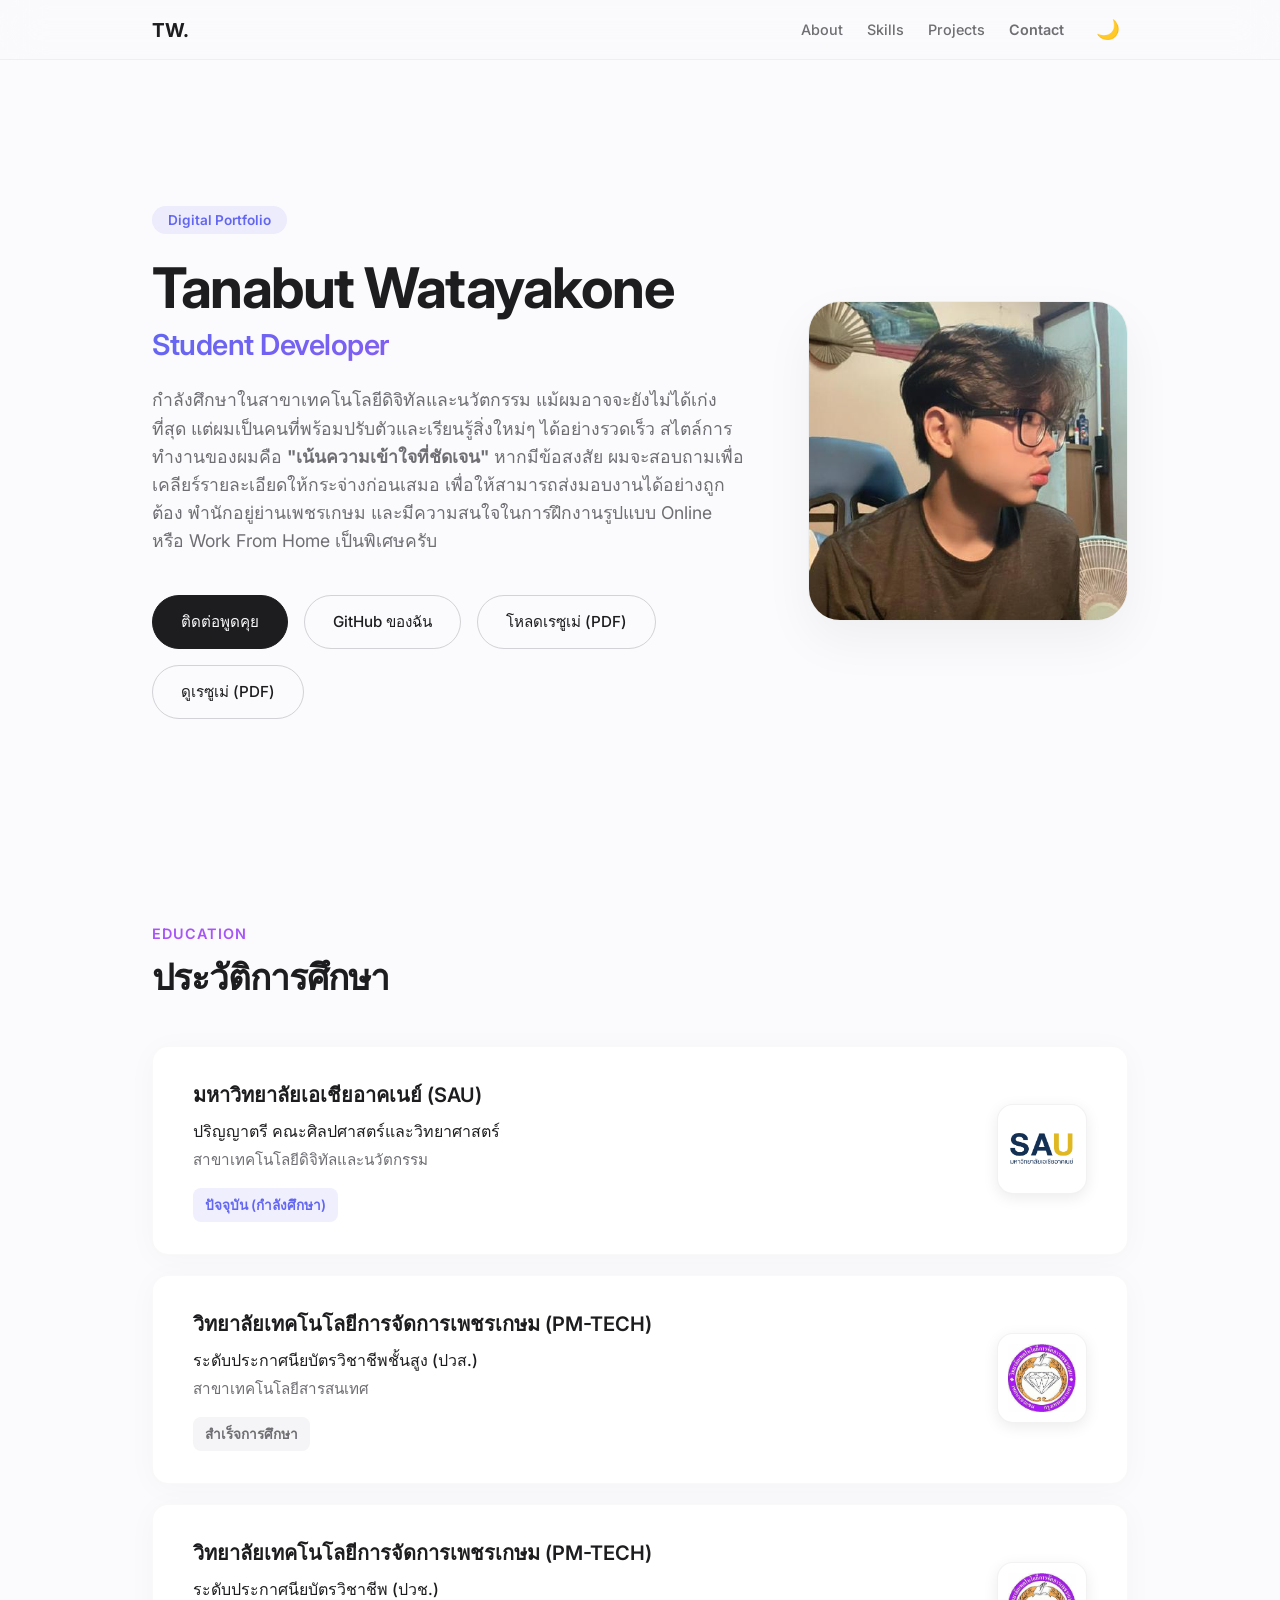
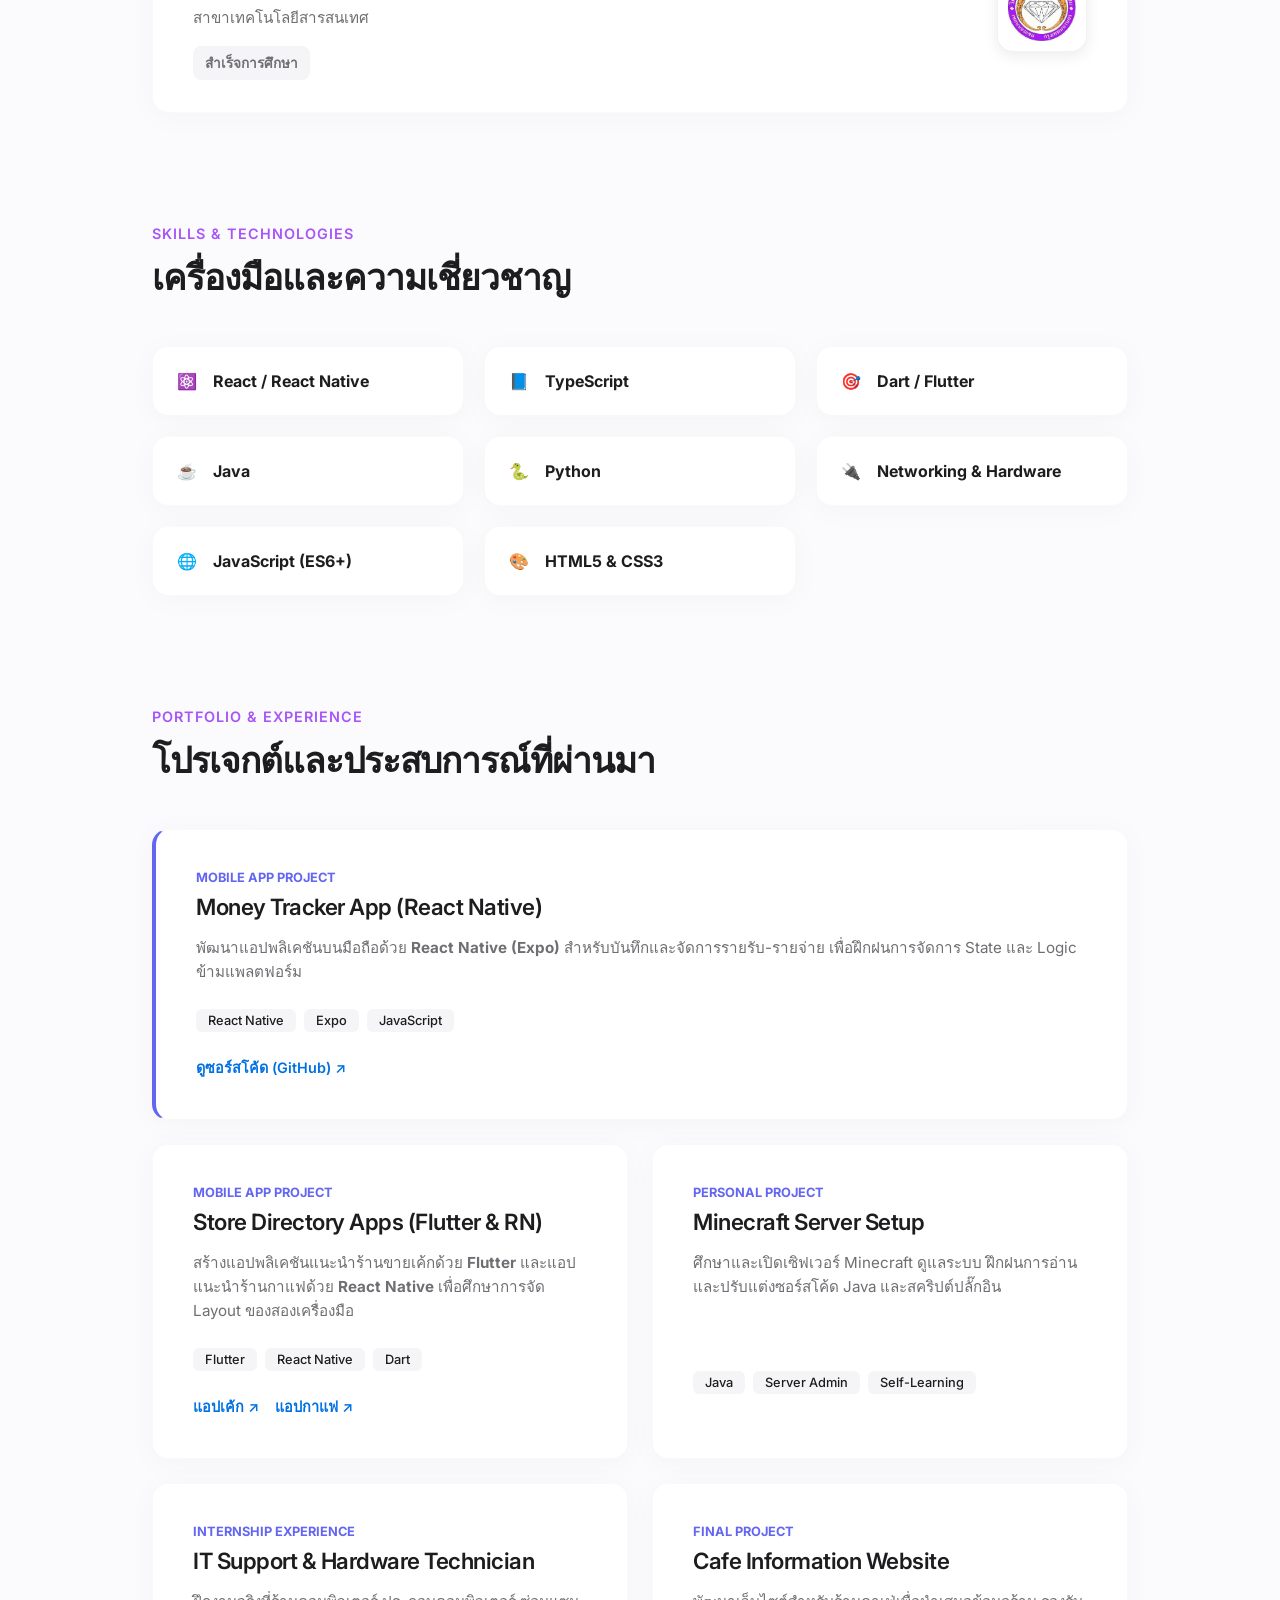
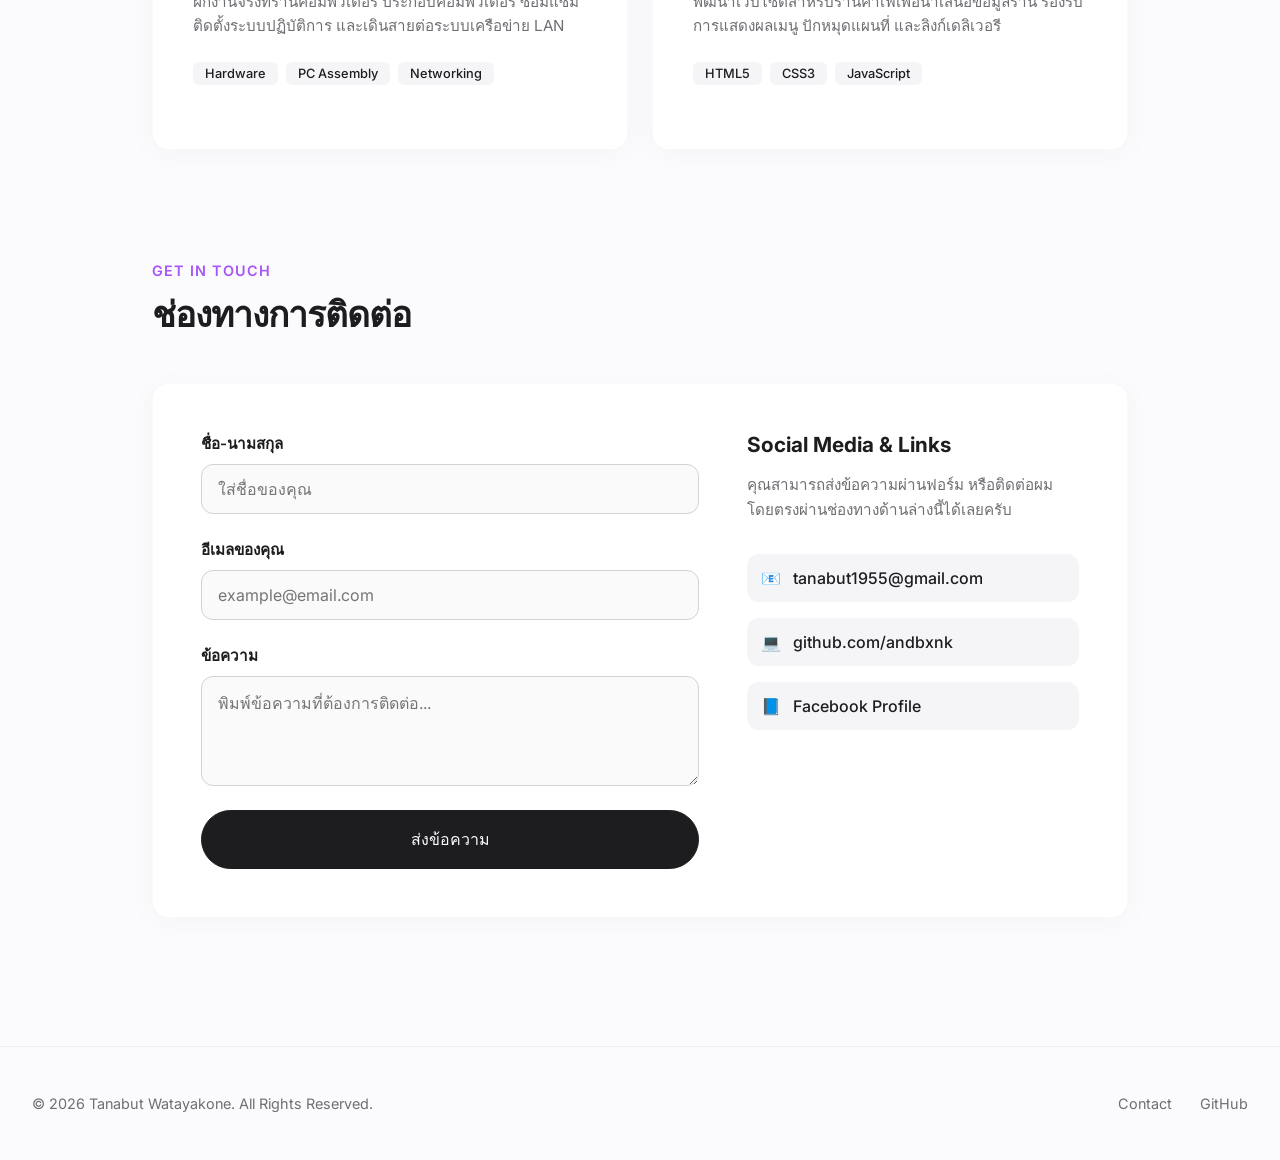
<file: index.html>
<!doctype html>
<html lang="th" data-theme="light">
  <head>
    <meta charset="UTF-8" />
    <meta name="viewport" content="width=device-width, initial-scale=1.0" />
    <link rel="icon" href="data:image/svg+xml,<svg xmlns=%22http://www.w3.org/2000/svg%22 viewBox=%220 0 100 100%22><text y=%22.9em%22 font-size=%2290%22>👨‍💻</text></svg>" />

    <meta property="og:type" content="website" />
    <meta property="og:title" content="Tanabut Watayakone | Portfolio & Resume" />
    <meta property="og:description" content="นักศึกษาสาขาเทคโนโลยีดิจิทัลและนวัตกรรม มีทักษะความรู้ด้านการพัฒนา Mobile Application และโครงสร้างพื้นฐานไอที พร้อมเปิดรับโอกาสฝึกงาน" />
    <meta property="og:url" content="https://andbxnk.github.io/" />
    <meta property="og:image" content="https://andbxnk.github.io/profile.jpg" />
    <title>Tanabut Watayakone | Portfolio</title>
    <link rel="stylesheet" href="style.css" />
    <link href="https://fonts.googleapis.com/css2?family=Inter:wght@300;400;500;600;700&display=swap" rel="stylesheet" />
  </head>
  <body>
    <nav class="navbar">
      <div class="nav-container">
        <a href="#" class="nav-logo">TW.</a>
        <div class="nav-links">
          <a href="#about" class="nav-link">About</a>
          <a href="#skills" class="nav-link">Skills</a>
          <a href="#projects" class="nav-link">Projects</a>
          <a href="#contact" class="nav-link nav-cta">Contact</a>
          <button id="theme-toggle" aria-label="Toggle Dark Mode">🌙</button>
        </div>
      </div>
    </nav>

    <main class="container">
      <section class="hero animate-on-scroll">
        <div class="hero-container">
          <div class="hero-content">
            <span class="badge">Digital Portfolio</span>
            <h1 class="hero-name">Tanabut Watayakone</h1>
            <h2 class="hero-title"></h2>
            <p class="hero-bio">
              กำลังศึกษาในสาขาเทคโนโลยีดิจิทัลและนวัตกรรม แม้ผมอาจจะยังไม่ได้เก่งที่สุด แต่ผมเป็นคนที่พร้อมปรับตัวและเรียนรู้สิ่งใหม่ๆ ได้อย่างรวดเร็ว สไตล์การทำงานของผมคือ
              <strong>"เน้นความเข้าใจที่ชัดเจน"</strong> หากมีข้อสงสัย ผมจะสอบถามเพื่อเคลียร์รายละเอียดให้กระจ่างก่อนเสมอ เพื่อให้สามารถส่งมอบงานได้อย่างถูกต้อง พำนักอยู่ย่านเพชรเกษม และมีความสนใจในการฝึกงานรูปแบบ Online หรือ Work From Home เป็นพิเศษครับ
            </p>
            <div class="hero-actions">
              <a href="#contact" class="btn btn-primary">ติดต่อพูดคุย</a>
              <a href="https://github.com/andbxnk" target="_blank" class="btn btn-secondary">GitHub ของฉัน</a>
              <a href="tanabut.pdf" download class="btn btn-secondary">โหลดเรซูเม่ (PDF)</a>
              <a href="https://docs.google.com/viewer?url=https://andbxnk.github.io/tanabut.pdf" target="_blank" class="btn btn-secondary">ดูเรซูเม่ (PDF)</a>
            </div>
          </div>
          <div class="hero-image">
            <img src="profile.jpg" alt="Tanabut Watayakone" />
          </div>
        </div>
      </section>

      <section id="about" class="section animate-on-scroll">
        <h3 class="section-tag">Education</h3>
        <h2 class="section-title">ประวัติการศึกษา</h2>
        <div class="education-timeline">
          
          <div class="education-card">
            <div class="edu-content">
              <div class="edu-left">
                <h4>มหาวิทยาลัยเอเชียอาคเนย์ (SAU)</h4>
                <p class="edu-degree">ปริญญาตรี คณะศิลปศาสตร์และวิทยาศาสตร์</p>
                <p class="edu-major">สาขาเทคโนโลยีดิจิทัลและนวัตกรรม</p>
                <span class="edu-date status-current">ปัจจุบัน (กำลังศึกษา)</span>
              </div>
              <div class="edu-right">
                <img src="SAU.png" alt="SAU Logo" class="edu-logo">
              </div>
            </div>
          </div>

          <div class="education-card">
            <div class="edu-content">
              <div class="edu-left">
                <h4>วิทยาลัยเทคโนโลยีการจัดการเพชรเกษม (PM-TECH)</h4>
                <p class="edu-degree">ระดับประกาศนียบัตรวิชาชีพชั้นสูง (ปวส.)</p>
                <p class="edu-major">สาขาเทคโนโลยีสารสนเทศ</p>
                <span class="edu-date">สำเร็จการศึกษา</span>
              </div>
              <div class="edu-right">
                <img src="pm-tech.jpg" alt="PM-TECH Logo" class="edu-logo">
              </div>
            </div>
          </div>

          <div class="education-card">
            <div class="edu-content">
              <div class="edu-left">
                <h4>วิทยาลัยเทคโนโลยีการจัดการเพชรเกษม (PM-TECH)</h4>
                <p class="edu-degree">ระดับประกาศนียบัตรวิชาชีพ (ปวช.)</p>
                <p class="edu-major">สาขาเทคโนโลยีสารสนเทศ</p>
                <span class="edu-date">สำเร็จการศึกษา</span>
              </div>
              <div class="edu-right">
                <img src="pm-tech.jpg" alt="PM-TECH Logo" class="edu-logo">
              </div>
            </div>
          </div>

        </div>
      </section>

      <section id="skills" class="section animate-on-scroll">
        <h3 class="section-tag">Skills & Technologies</h3>
        <h2 class="section-title">เครื่องมือและความเชี่ยวชาญ</h2>
        <div class="skills-grid">
          <div class="skill-card"><span class="skill-icon">⚛️</span><h4>React / React Native</h4></div>
          <div class="skill-card"><span class="skill-icon">📘</span><h4>TypeScript</h4></div>
          <div class="skill-card"><span class="skill-icon">🎯</span><h4>Dart / Flutter</h4></div>
          <div class="skill-card"><span class="skill-icon">☕</span><h4>Java</h4></div>
          <div class="skill-card"><span class="skill-icon">🐍</span><h4>Python</h4></div>
          <div class="skill-card"><span class="skill-icon">🔌</span><h4>Networking & Hardware</h4></div>
          <div class="skill-card"><span class="skill-icon">🌐</span><h4>JavaScript (ES6+)</h4></div>
          <div class="skill-card"><span class="skill-icon">🎨</span><h4>HTML5 & CSS3</h4></div>
        </div>
      </section>

      <section id="projects" class="section animate-on-scroll">
        <h3 class="section-tag">Portfolio & Experience</h3>
        <h2 class="section-title">โปรเจกต์และประสบการณ์ที่ผ่านมา</h2>
        <div class="projects-grid">
          <div class="project-card featured-card">
            <div class="project-status">Mobile App Project</div>
            <h3>Money Tracker App (React Native)</h3>
            <p class="project-desc">พัฒนาแอปพลิเคชันบนมือถือด้วย <strong>React Native (Expo)</strong> สำหรับบันทึกและจัดการรายรับ-รายจ่าย เพื่อฝึกฝนการจัดการ State และ Logic ข้ามแพลตฟอร์ม</p>
            <div class="project-tags"><span>React Native</span><span>Expo</span><span>JavaScript</span></div>
            <div class="project-links"><a href="https://github.com/andbxnk/rn-money-tracker-app" target="_blank" class="btn-link">ดูซอร์สโค้ด (GitHub) ↗</a></div>
          </div>
          <div class="project-card">
            <div class="project-status">Mobile App Project</div>
            <h3>Store Directory Apps (Flutter & RN)</h3>
            <p class="project-desc">สร้างแอปพลิเคชันแนะนำร้านขายเค้กด้วย <strong>Flutter</strong> และแอปแนะนำร้านกาแฟด้วย <strong>React Native</strong> เพื่อศึกษาการจัด Layout ของสองเครื่องมือ</p>
            <div class="project-tags"><span>Flutter</span><span>React Native</span><span>Dart</span></div>
            <div class="project-links">
              <a href="https://github.com/andbxnk/flutter_cake_shop_app" target="_blank" class="btn-link">แอปเค้ก ↗</a>
              <a href="https://github.com/andbxnk/rn-top-bkk-coffee-app-master-main" target="_blank" class="btn-link">แอปกาแฟ ↗</a>
            </div>
          </div>
          <div class="project-card">
            <div class="project-status">Personal Project</div>
            <h3>Minecraft Server Setup</h3>
            <p class="project-desc">ศึกษาและเปิดเซิฟเวอร์ Minecraft ดูแลระบบ ฝึกฝนการอ่านและปรับแต่งซอร์สโค้ด Java และสคริปต์ปลั๊กอิน</p>
            <div class="project-tags"><span>Java</span><span>Server Admin</span><span>Self-Learning</span></div>
          </div>
          <div class="project-card">
            <div class="project-status">Internship Experience</div>
            <h3>IT Support & Hardware Technician</h3>
            <p class="project-desc">ฝึกงานจริงที่ร้านคอมพิวเตอร์ ประกอบคอมพิวเตอร์ ซ่อมแซม ติดตั้งระบบปฏิบัติการ และเดินสายต่อระบบเครือข่าย LAN</p>
            <div class="project-tags"><span>Hardware</span><span>PC Assembly</span><span>Networking</span></div>
          </div>
          <div class="project-card">
            <div class="project-status">Final Project</div>
            <h3>Cafe Information Website</h3>
            <p class="project-desc">พัฒนาเว็บไซต์สำหรับร้านคาเฟ่เพื่อนำเสนอข้อมูลร้าน รองรับการแสดงผลเมนู ปักหมุดแผนที่ และลิงก์เดลิเวอรี</p>
            <div class="project-tags"><span>HTML5</span><span>CSS3</span><span>JavaScript</span></div>
          </div>
        </div>
      </section>

      <section id="contact" class="section animate-on-scroll">
        <h3 class="section-tag">Get In Touch</h3>
        <h2 class="section-title">ช่องทางการติดต่อ</h2>
        <div class="contact-container">
          
          <form id="contactForm" class="contact-form" action="https://formspree.io/f/xpqeqkkn" method="POST">
            <div class="form-group">
              <label for="name">ชื่อ-นามสกุล</label>
              <input type="text" id="name" name="name" required placeholder="ใส่ชื่อของคุณ">
            </div>
            <div class="form-group">
              <label for="email">อีเมลของคุณ</label>
              <input type="email" id="email" name="email" required placeholder="example@email.com">
            </div>
            <div class="form-group">
              <label for="message">ข้อความ</label>
              <textarea id="message" name="message" rows="4" required placeholder="พิมพ์ข้อความที่ต้องการติดต่อ..."></textarea>
            </div>
            <button type="submit" id="submitBtn" class="btn btn-primary btn-submit">ส่งข้อความ</button>
          </form>

          <div class="contact-info">
            <h3>Social Media & Links</h3>
            <p>คุณสามารถส่งข้อความผ่านฟอร์ม หรือติดต่อผมโดยตรงผ่านช่องทางด้านล่างนี้ได้เลยครับ</p>
            <div class="social-links">
              <a href="mailto:tanabut1955@gmail.com" class="social-item">
                <span class="icon">📧</span> tanabut1955@gmail.com
              </a>
              <a href="https://github.com/andbxnk" target="_blank" class="social-item">
                <span class="icon">💻</span> github.com/andbxnk
              </a>
              <a href="https://www.facebook.com/txnxbxt.bxnk" target="_blank" class="social-item">
                <span class="icon">📘</span> Facebook Profile
              </a>
            </div>
          </div>
        </div>
      </section>
    </main>

    <footer class="footer">
      <p>© 2026 Tanabut Watayakone. All Rights Reserved.</p>
      <div class="footer-links">
        <a href="#contact">Contact</a>
        <a href="https://github.com/andbxnk" target="_blank">GitHub</a>
      </div>
    </footer>

    <div id="toast" class="toast">ส่งข้อความสำเร็จ!</div>

    <script src="script.js"></script>
  </body>
</html>
</file>
<file: style.css>
/* ================= Design System (Apple + Stripe) ================= */
:root {
    --bg-color: #fbfbfd;           
    --card-bg: #ffffff;
    --text-main: #1d1d1f;          
    --text-muted: #6e6e73;         
    --accent-color: #0071e3;       
    --gradient-stripe: linear-gradient(135deg, #6366f1 0%, #a855f7 100%); 
    --border-radius-apple: 16px;    
    --shadow-subtle: 0 4px 30px rgba(0, 0, 0, 0.03);
    --shadow-hover: 0 20px 40px rgba(0, 0, 0, 0.08); 
    --input-bg: #fafafa;
    --input-border: #d2d2d7;
    --social-bg: #f5f5f7;
    --nav-bg: rgba(251, 251, 253, 0.8);
}

/* ================= Dark Mode Theme ================= */
[data-theme="dark"] {
    --bg-color: #121212;           
    --card-bg: #1e1e1e;
    --text-main: #f5f5f7;          
    --text-muted: #a1a1a6;         
    --accent-color: #2997ff;       
    --shadow-subtle: 0 4px 30px rgba(0, 0, 0, 0.3);
    --shadow-hover: 0 20px 40px rgba(0, 0, 0, 0.5); 
    --input-bg: #2c2c2e;
    --input-border: #3a3a3c;
    --social-bg: #2c2c2e;
    --nav-bg: rgba(18, 18, 18, 0.8);
}

/* ================= Base Reset ================= */
* {
    margin: 0;
    padding: 0;
    box-sizing: border-box;
    scroll-behavior: smooth;
}

body {
    font-family: 'Inter', -apple-system, BlinkMacSystemFont, sans-serif;
    background-color: var(--bg-color);
    color: var(--text-main);
    -webkit-font-smoothing: antialiased;
    padding-top: 80px; 
    transition: background-color 0.3s ease, color 0.3s ease;
}

.container {
    width: 100%;
    max-width: 1040px;
    margin: 0 auto;
    padding: 0 2rem;
}

/* ================= Navigation Bar ================= */
.navbar {
    position: fixed;
    top: 0;
    left: 0;
    width: 100%;
    height: 60px;
    background: var(--nav-bg);
    backdrop-filter: blur(20px); 
    -webkit-backdrop-filter: blur(20px);
    z-index: 1000;
    border-bottom: 1px solid rgba(128, 128, 128, 0.1);
    display: flex;
    align-items: center;
    transition: background 0.3s ease;
    animation: slideDownNav 0.8s cubic-bezier(0.16, 1, 0.3, 1) forwards;
}

.nav-container {
    width: 100%;
    max-width: 1040px;
    margin: 0 auto;
    padding: 0 2rem;
    display: flex;
    justify-content: space-between;
    align-items: center;
}

.nav-logo {
    font-weight: 700;
    font-size: 1.2rem;
    color: var(--text-main);
    text-decoration: none;
}

.nav-links {
    display: flex;
    align-items: center;
}

.nav-links a {
    color: var(--text-muted);
    text-decoration: none;
    font-size: 0.9rem;
    margin-left: 1.5rem;
    font-weight: 500;
    transition: color 0.2s ease;
}

.nav-links a:hover {
    color: var(--text-main);
}

.nav-links a.active {
    color: var(--accent-color) !important;
    font-weight: 700;
}

.nav-links .nav-cta {
    font-weight: 600;
}

#theme-toggle {
    background: none;
    border: none;
    font-size: 1.2rem;
    cursor: pointer;
    padding: 0.5rem;
    margin-left: 1.5rem;
    color: var(--text-main);
    transition: transform 0.2s ease;
}
#theme-toggle:hover {
    transform: scale(1.1);
}

/* ================= Hero Section ================= */
.hero {
    min-height: 85vh;
    display: flex;
    align-items: center;
}

.hero-container {
    display: flex;
    align-items: center;
    justify-content: space-between;
    gap: 4rem;
    width: 100%;
}

.hero-content {
    flex: 1;
}

.hero-image {
    flex-shrink: 0;
}

.hero-image img {
    width: 320px;
    height: 320px;
    object-fit: cover;
    border-radius: 32px; 
    box-shadow: 0 20px 50px rgba(0, 0, 0, 0.05);
    border: 1px solid rgba(128, 128, 128, 0.1);
    transition: all 0.5s cubic-bezier(0.16, 1, 0.3, 1);
}

.hero-image img:hover {
    transform: translateY(-8px) scale(1.02) rotate(1deg);
    box-shadow: 0 30px 60px rgba(0, 0, 0, 0.12);
}

.badge {
    display: inline-block;
    background: rgba(99, 102, 241, 0.1);
    color: #6366f1;
    padding: 6px 16px;
    border-radius: 99px;
    font-size: 0.85rem;
    font-weight: 600;
    margin-bottom: 1.5rem;
}

.hero-name {
    font-size: 3.5rem;
    font-weight: 700;
    letter-spacing: -1.5px;
    line-height: 1.1;
    margin-bottom: 0.5rem;
}

.hero-title {
    font-size: 1.8rem;
    font-weight: 600;
    letter-spacing: -0.5px;
    margin-bottom: 1.5rem;
    background: var(--gradient-stripe);
    -webkit-background-clip: text;
    -webkit-text-fill-color: transparent;
    background-clip: text;
    min-height: 2.2rem;
}

.hero-bio {
    font-size: 1.1rem;
    color: var(--text-muted);
    max-width: 620px;
    line-height: 1.6;
    margin-bottom: 2.5rem;
}

.hero-actions {
    display: flex;
    flex-wrap: wrap;
    gap: 1rem;
}

.btn {
    display: inline-block;
    padding: 14px 28px;
    border-radius: 980px;
    font-size: 0.95rem;
    font-weight: 500;
    text-decoration: none;
    text-align: center;
    transition: all 0.3s cubic-bezier(0.16, 1, 0.3, 1);
}

.btn-primary {
    background-color: var(--text-main);
    color: var(--bg-color);
    border: 1px solid var(--text-main);
}

.btn-primary:hover {
    opacity: 0.8;
    transform: translateY(-2px);
    box-shadow: var(--shadow-hover);
}

.btn-secondary {
    background-color: transparent;
    color: var(--text-main);
    border: 1px solid var(--input-border);
}

.btn-secondary:hover {
    background-color: rgba(128,128,128,0.05);
    border-color: var(--text-main);
    transform: translateY(-2px);
}

/* ================= Generic Sections ================= */
.section {
    padding: 5rem 0 2rem 0;
}

.section-tag {
    font-size: 0.9rem;
    text-transform: uppercase;
    letter-spacing: 1px;
    color: #a855f7;
    margin-bottom: 0.5rem;
    font-weight: 600;
}

.section-title {
    font-size: 2.2rem;
    font-weight: 700;
    letter-spacing: -1px;
    margin-bottom: 2.5rem;
}

/* ================= Grid Layouts ================= */
.education-timeline {
    display: flex;
    flex-direction: column;
    gap: 1.25rem; 
}

.education-card, .skill-card, .project-card {
    background: var(--card-bg);
    border-radius: var(--border-radius-apple);
    box-shadow: var(--shadow-subtle);
    border: 1px solid rgba(128,128,128,0.05);
    transition: transform 0.3s ease, box-shadow 0.3s ease, background-color 0.3s ease;
}

.education-card:hover, .skill-card:hover, .project-card:hover {
    transform: translateY(-4px);
    box-shadow: var(--shadow-hover);
}

.education-card { padding: 2rem 2.5rem; }
.skill-card { padding: 1.5rem; display: flex; align-items: center; gap: 1rem; }
.project-card { padding: 2.5rem; display: flex; flex-direction: column; }

/* ================= Education Structure & Logos ================= */
.edu-content {
    display: flex;
    justify-content: space-between;
    align-items: center;
    gap: 2rem;
}

.edu-left {
    flex: 1;
}

.edu-left h4 {
    font-size: 1.25rem;
    font-weight: 600;
    color: var(--text-main);
    margin-bottom: 0.5rem;
}

.edu-degree {
    font-size: 1rem;
    font-weight: 500;
    color: var(--text-main);
    margin-bottom: 0.25rem;
}

.edu-major {
    font-size: 0.95rem;
    color: var(--text-muted);
    margin-bottom: 1rem;
}

.edu-date {
    font-size: 0.85rem;
    font-weight: 600;
    padding: 6px 12px;
    background: var(--social-bg);
    color: var(--text-muted);
    border-radius: 8px;
    display: inline-block;
}

.edu-date.status-current {
    background: rgba(99, 102, 241, 0.1);
    color: #6366f1;
}

.edu-right {
    flex-shrink: 0;
}

.edu-logo {
    width: 90px;  /* ขยายขนาดให้เด่นชัด */
    height: 90px;
    object-fit: contain;
    background-color: #ffffff;
    border-radius: 16px;
    padding: 10px;
    box-shadow: 0 4px 15px rgba(0,0,0,0.08);
    border: 1px solid rgba(0,0,0,0.05);
    transition: transform 0.3s ease, box-shadow 0.3s ease;
}

/* เพิ่มลูกเล่น Animation ให้โลโก้เมื่อโฮเวอร์ที่การ์ด */
.education-card:hover .edu-logo {
    transform: scale(1.08) rotate(2deg);
    box-shadow: 0 8px 25px rgba(0,0,0,0.12);
}

.skills-grid {
    display: grid;
    grid-template-columns: repeat(auto-fill, minmax(240px, 1fr));
    gap: 1.25rem;
}

.projects-grid {
    display: grid;
    grid-template-columns: repeat(2, 1fr);
    gap: 1.5rem;
}

.featured-card {
    grid-column: span 2;
    border-left: 4px solid #6366f1;
}

/* Project Text Styles */
.project-status { font-size: 0.8rem; color: #6366f1; font-weight: 700; text-transform: uppercase; margin-bottom: 0.5rem; }
.project-card h3 { font-size: 1.4rem; font-weight: 600; margin-bottom: 1rem; letter-spacing: -0.5px; }
.project-desc { color: var(--text-muted); font-size: 0.95rem; line-height: 1.6; margin-bottom: 1.5rem; flex-grow: 1; }
.project-tags { display: flex; flex-wrap: wrap; gap: 0.5rem; margin-bottom: 1.5rem; }
.project-tags span { font-size: 0.8rem; font-weight: 500; background: var(--social-bg); color: var(--text-main); padding: 4px 12px; border-radius: 6px; }
.project-links { display: flex; flex-wrap: wrap; gap: 1rem; margin-top: auto; }
.btn-link { font-size: 0.9rem; font-weight: 600; color: var(--accent-color); text-decoration: none; }
.btn-link:hover { text-decoration: underline; }

/* ================= Contact Section ================= */
.contact-container {
    display: grid;
    grid-template-columns: 3fr 2fr;
    gap: 3rem;
    background: var(--card-bg);
    padding: 3rem;
    border-radius: var(--border-radius-apple);
    box-shadow: var(--shadow-subtle);
    border: 1px solid rgba(128, 128, 128, 0.05);
}

.contact-form { display: flex; flex-direction: column; gap: 1.5rem; }
.form-group { display: flex; flex-direction: column; gap: 0.5rem; }
.form-group label { font-size: 0.95rem; font-weight: 600; color: var(--text-main); }

.form-group input,
.form-group textarea {
    padding: 14px 16px;
    border: 1px solid var(--input-border);
    border-radius: 12px;
    font-family: inherit;
    font-size: 1rem;
    transition: all 0.2s ease;
    background-color: var(--input-bg);
    color: var(--text-main);
}

.form-group input:focus,
.form-group textarea:focus {
    outline: none;
    border-color: var(--accent-color);
    box-shadow: 0 0 0 4px rgba(0, 113, 227, 0.1);
}

.btn-submit {
    width: 100%;
    cursor: pointer;
    font-size: 1rem;
    padding: 16px;
}

.contact-info h3 { font-size: 1.3rem; margin-bottom: 1rem; }
.contact-info p { color: var(--text-muted); margin-bottom: 2rem; font-size: 0.95rem; line-height: 1.6; }

.social-links { display: flex; flex-direction: column; gap: 1rem; }
.social-item {
    display: flex;
    align-items: center;
    gap: 12px;
    color: var(--text-main);
    text-decoration: none;
    font-weight: 500;
    padding: 14px;
    border-radius: 12px;
    background: var(--social-bg);
    transition: all 0.2s ease;
}

.social-item:hover { transform: translateX(6px); opacity: 0.8; }

/* ================= Footer & Animation ================= */
.footer {
    margin-top: 6rem;
    padding: 3rem 2rem;
    border-top: 1px solid rgba(128,128,128,0.1);
    display: flex;
    justify-content: space-between;
    align-items: center;
    color: var(--text-muted);
    font-size: 0.9rem;
}
.footer-links a { color: var(--text-muted); text-decoration: none; margin-left: 1.5rem; transition: color 0.2s ease; }
.footer-links a:hover { color: var(--accent-color); }

.animate-on-scroll {
    opacity: 0;
    transform: translateY(40px);
    transition: opacity 0.8s cubic-bezier(0.16, 1, 0.3, 1), transform 0.8s cubic-bezier(0.16, 1, 0.3, 1);
}
.is-visible { opacity: 1; transform: translateY(0); }

/* ================= Toast Notification ================= */
.toast {
    visibility: hidden;
    min-width: 280px;
    background-color: #34c759; 
    color: #fff;
    text-align: center;
    border-radius: 12px;
    padding: 16px;
    position: fixed;
    z-index: 9999;
    left: 50%;
    bottom: 30px;
    font-size: 1rem;
    font-weight: 600;
    box-shadow: 0 10px 30px rgba(0,0,0,0.2);
    transform: translateX(-50%) translateY(20px);
    opacity: 0;
    transition: opacity 0.3s, transform 0.3s, visibility 0.3s;
}

.toast.show {
    visibility: visible;
    opacity: 1;
    transform: translateX(-50%) translateY(0);
}

.toast.error {
    background-color: #ff3b30; 
}

/* ================= Animation ================= */
@keyframes slideDownNav {
  0% {
    transform: translateY(-100%);
    opacity: 0;
  }
  100% {
    transform: translateY(0);
    opacity: 1;
  }
}

/* ================= Responsive Design ================= */
@media (max-width: 900px) {
    .hero-container {
        flex-direction: column-reverse;
        gap: 2.5rem;
        text-align: center;
    }
    .hero-image img { width: 240px; height: 240px; }
    .hero-actions { justify-content: center; }
    .contact-container { grid-template-columns: 1fr; } 
}

@media (max-width: 768px) {
    .container { padding: 0 1.5rem; }
    .hero-name { font-size: 2.5rem; letter-spacing: -1px; }
    .hero-title { font-size: 1.4rem; min-height: 2rem; }
    .projects-grid { grid-template-columns: 1fr; }
    .featured-card { grid-column: span 1; }
    .footer { flex-direction: column; gap: 1.5rem; text-align: center; }
}

@media (max-width: 600px) {
    .nav-container {
        flex-direction: column;
        gap: 12px;
        padding: 12px 1.5rem;
    }
    .navbar { height: auto; padding-bottom: 12px; }
    body { padding-top: 150px; }
    .nav-links { flex-wrap: wrap; justify-content: center; gap: 12px; }
    .nav-links a { margin-left: 0; font-size: 0.85rem; }
    #theme-toggle { margin-left: 0; }

    .hero-actions { flex-direction: column; width: 100%; gap: 12px; }
    .hero-actions .btn { width: 100%; }

    .contact-container { padding: 1.5rem; gap: 2.5rem; }
    .education-card { padding: 1.5rem; }

    /* ปรับ Layout การ์ดศึกษาในมือถือ (นำรูปขึ้นด้านบนหรือคงขนาดให้เหมาะสม) */
    .edu-content {
        flex-direction: column-reverse;
        text-align: center;
        gap: 1.25rem;
    }
    .edu-logo {
        width: 80px;
        height: 80px;
    }
}
</file>
